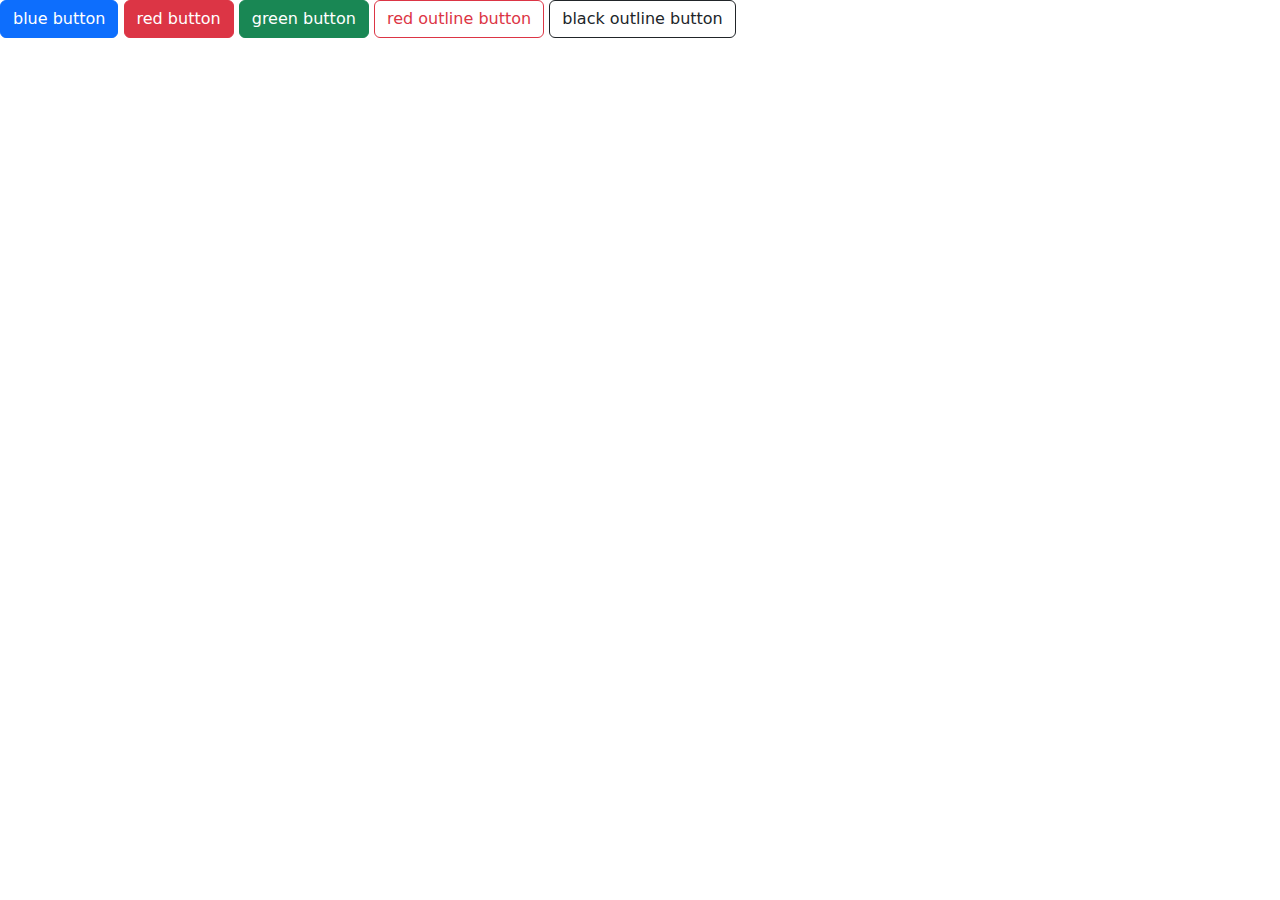
<file: bsbuttons/index.html>
<!DOCTYPE html>
<html lang="en">
<head>
    <meta charset="UTF-8">
    <meta name="viewport" content="width=device-width, initial-scale=1.0">
    <title>Document</title>
    <link href="https://cdn.jsdelivr.net/npm/bootstrap@5.3.3/dist/css/bootstrap.min.css" rel="stylesheet" integrity="sha384-QWTKZyjpPEjISv5WaRU9OFeRpok6YctnYmDr5pNlyT2bRjXh0JMhjY6hW+ALEwIH" crossorigin="anonymous">
    
    
</head>
<body>
    <button class=" btn btn-primary">blue button</button>
    <button class="btn btn-danger">red button</button>
    <button class="btn btn-success">green button</button>
    <button class="btn btn-outline-danger">red outline button</button>
    <button class="btn btn-outline-dark">black outline button</button>
    <!--primary blur-->
    <!--danger red-->
    <!--success green-->
    <!--warning yellow-->
    <!--info cyan-->
    
</body>
</html>
</file>
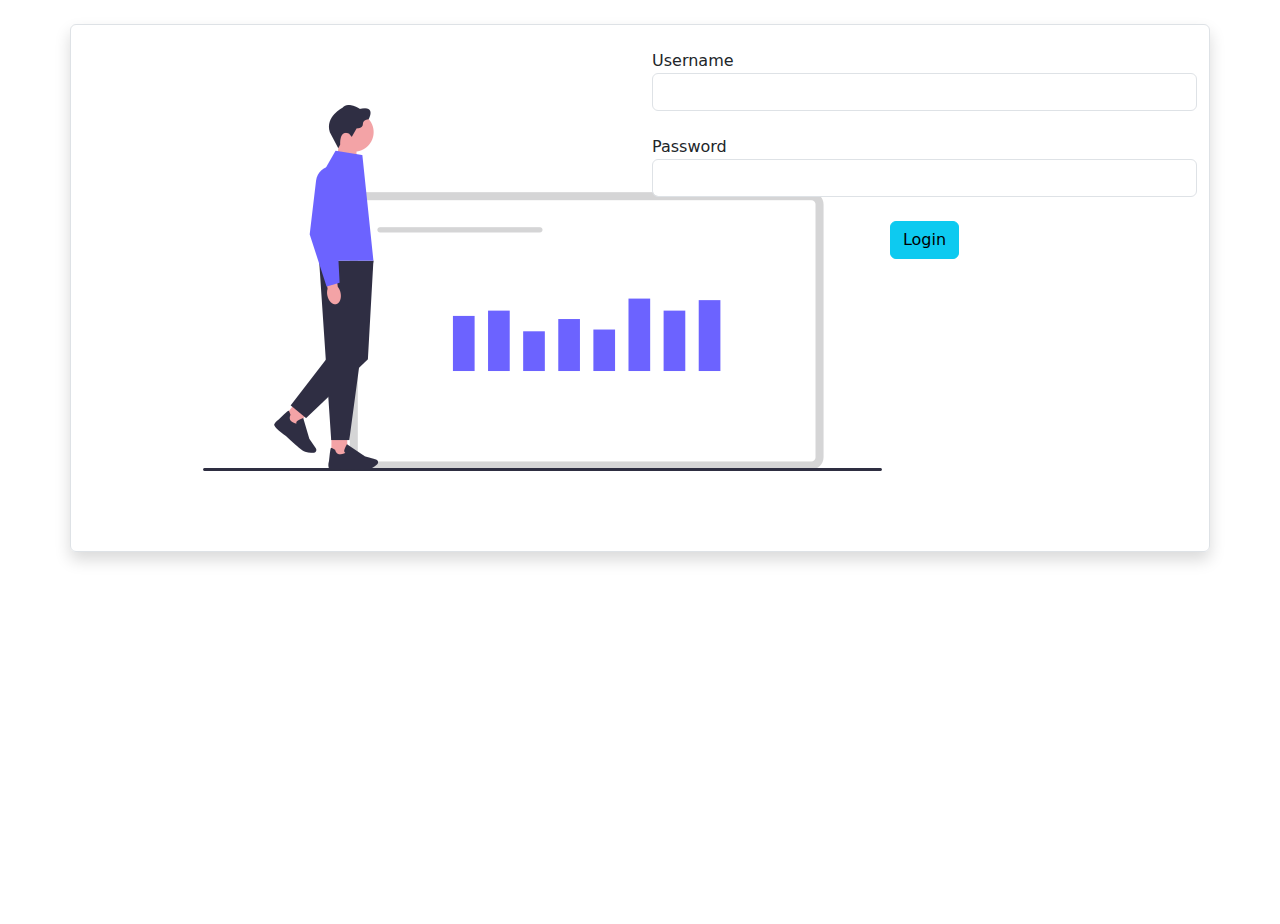
<file: bslogin/index.html>
<!DOCTYPE html>
<html lang="en">
<head>
    <meta charset="UTF-8">
    <meta name="viewport" content="width=device-width, initial-scale=1.0">
    <title>Document</title>
    <link href="https://cdn.jsdelivr.net/npm/bootstrap@5.3.3/dist/css/bootstrap.min.css" rel="stylesheet" integrity="sha384-QWTKZyjpPEjISv5WaRU9OFeRpok6YctnYmDr5pNlyT2bRjXh0JMhjY6hW+ALEwIH" crossorigin="anonymous">
</head>
<body style="height:100vh;">
    <div class="container">
        <div class="row border rounded shadow mt-4">
            <div class="col-6">
                <img src="undraw_undraw_undraw_undraw_undraw_undraw_undraw_undraw_users_per_minute_1e4q_t22j_-1-_0ngf_-1-_27dv_30ul_legv_-1-_il1l_(2)_0jip.png" alt="">
            </div>
            <div class="col-6">
                <form action="" class="mt-4">
                    <div class="mb-4">
                        <label for="">Username</label>
                        <input type="text" class="form-control">
                    </div>
                    <div class="mb-4">
                        <label for="">Password</label>
                        <input type="text" class="form-control">
                    </div>
                    <div class="text-center">
                        <button type="submit" class="btn btn-info">Login</button>
                    </div>
                </form>
            </div>
        </div>
    </div>
    
</body>
</html>
</file>
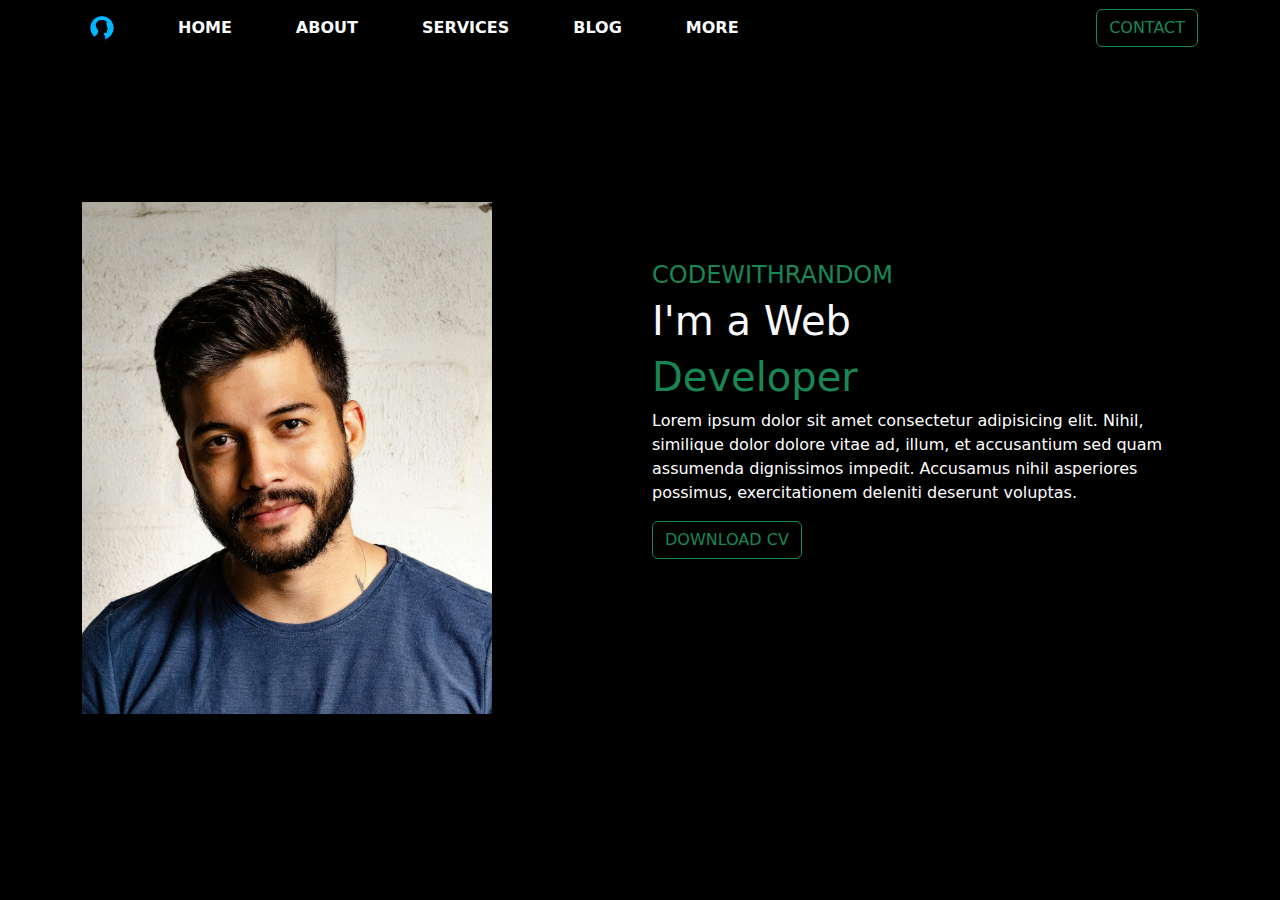
<file: homewrk3/index.html>
<!DOCTYPE html>
<html lang="en">
<head>
    <meta charset="UTF-8">
    <meta name="viewport" content="width=device-width, initial-scale=1.0">
    <title>Document</title>
    <link href="https://cdn.jsdelivr.net/npm/bootstrap@5.3.3/dist/css/bootstrap.min.css" rel="stylesheet" integrity="sha384-QWTKZyjpPEjISv5WaRU9OFeRpok6YctnYmDr5pNlyT2bRjXh0JMhjY6hW+ALEwIH" crossorigin="anonymous">
    <script src="https://cdn.jsdelivr.net/npm/bootstrap@5.3.3/dist/js/bootstrap.bundle.min.js" integrity="sha384-YvpcrYf0tY3lHB60NNkmXc5s9fDVZLESaAA55NDzOxhy9GkcIdslK1eN7N6jIeHz" crossorigin="anonymous"></script>
    <link rel="stylesheet" href="https://cdnjs.cloudflare.com/ajax/libs/font-awesome/6.7.1/css/all.min.css" integrity="sha512-5Hs3dF2AEPkpNAR7UiOHba+lRSJNeM2ECkwxUIxC1Q/FLycGTbNapWXB4tP889k5T5Ju8fs4b1P5z/iB4nMfSQ==" crossorigin="anonymous" referrerpolicy="no-referrer" />
    <link rel="stylesheet" href="./style.css">
</head>
<body>

    <nav class="navbar navbar-expand bg-dark ">
        <div class="container">
        
            <img src="./image/logo.png" alt="" alt="Logo" width="40" height="40" class="d-inline-block align-text-top me-5">
          
          <button class="navbar-toggler" type="button" data-bs-toggle="collapse" data-bs-target="#navbarSupportedContent" aria-controls="navbarSupportedContent" aria-expanded="false" aria-label="Toggle navigation">
            <span class="navbar-toggler-icon "></span>
          </button>
          <div class="collapse navbar-collapse" id="navbarSupportedContent">
            <ul class="navbar-nav me-auto mb-2 mb-lg-0">
              <li class="nav-item ">
                <a class="nav-link active text-light me-5" aria-current="page" href="#">HOME</a>
              </li>
              <li class="nav-item">
                <a class="nav-link text-light me-5" href="#">ABOUT</a>
              </li>
              <li class="nav-item ">
                <a class="nav-link active text-light me-5" aria-current="page" href="#">SERVICES</a>
              </li>
              
              
              <li class="nav-item ">
                <a class="nav-link disabled text-light me-5" aria-disabled="true">BLOG</a>
              </li>

              <li class="nav-item ">
                <a class="nav-link disabled text-light me-5" aria-disabled="true">MORE</a>
              </li>
            </ul>
            <form class="d-flex" role="search">
              <button class="btn btn-outline-success" type="submit">CONTACT</button>
            </form>
          </div>

          
        </div>
      </nav>
      <div class="container mt-5">
        <div class="row align-items-center">
          
          <div class="col-md-6 text-left image-container mt-5">
            <img 
              src="./image/pexels-italo-melo-881954-2379005.jpg" 
              alt="A descriptive text for the image" 
              class="img-fluid w-75 mt-5 "
            >
          </div>
          
          
          <div class="col-md-6 text-container">
            <h4 class="text-success">CODEWITHRANDOM</h4>
            <h1 class="text-light">I'm a Web</h1>
            <h1 class="text-success"> Developer</h1>
            <p>Lorem ipsum dolor sit amet consectetur adipisicing elit. Nihil, similique dolor dolore vitae ad, illum, et accusantium sed quam assumenda dignissimos impedit. Accusamus nihil asperiores possimus, exercitationem deleniti deserunt voluptas.</p>
            <div>
              <button class="btn btn-outline-success" >DOWNLOAD CV</button>
            </div>
          </div>
        </div>
      </div>
    
     
    

      
      
    
</body>
</html>
</file>
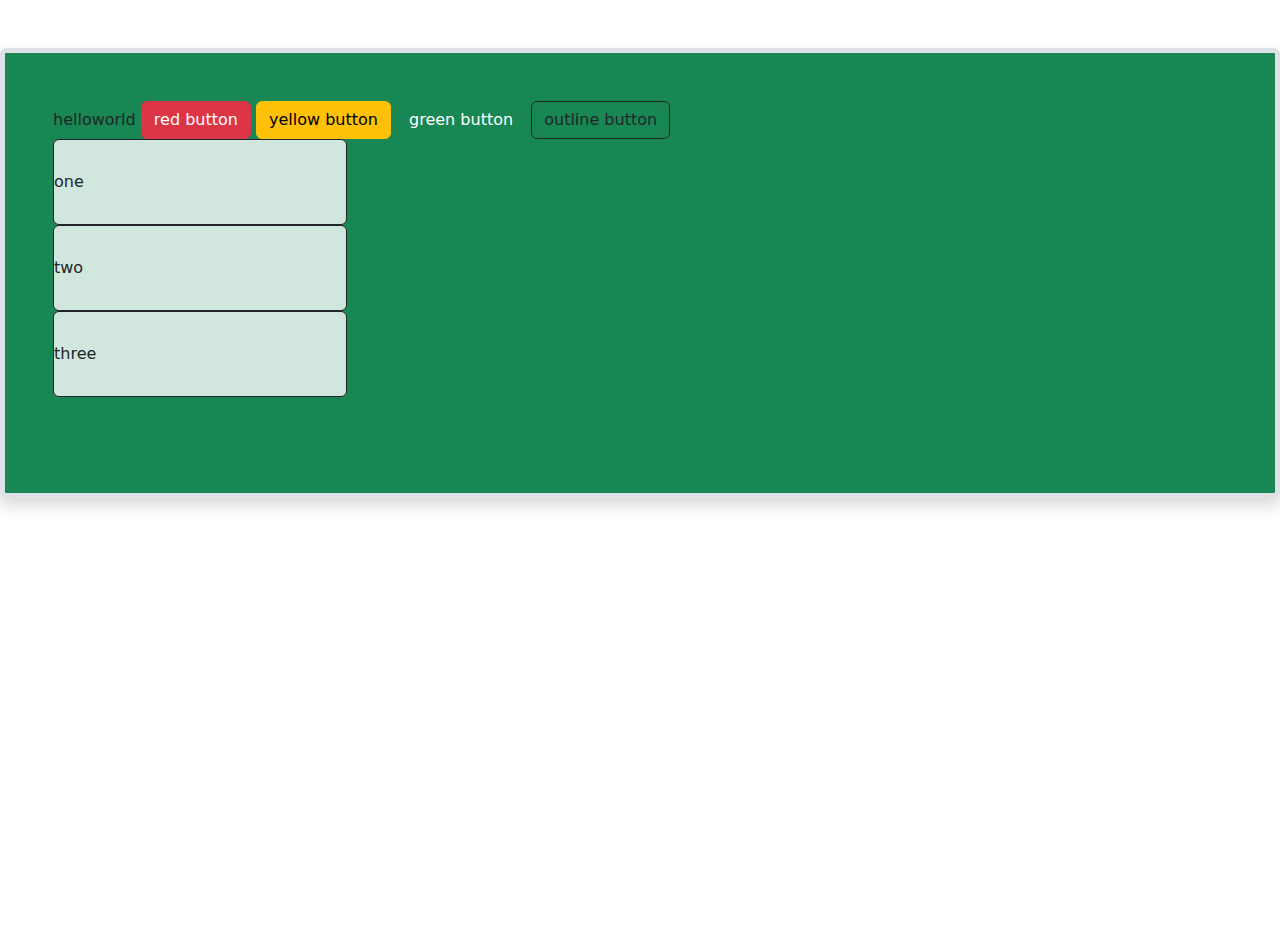
<file: task/index.html>
<!DOCTYPE html>
<html lang="en">
<head>
    <meta charset="UTF-8">
    <meta name="viewport" content="width=device-width, initial-scale=1.0">
    <title>Document</title>
    <link href="https://cdn.jsdelivr.net/npm/bootstrap@5.3.3/dist/css/bootstrap.min.css" rel="stylesheet" integrity="sha384-QWTKZyjpPEjISv5WaRU9OFeRpok6YctnYmDr5pNlyT2bRjXh0JMhjY6hW+ALEwIH" crossorigin="anonymous">
</head>
<body style="height:100vh;" >
    <div class="Container border p-5   border-5 mt-5 rounded shadow h-50 bg-success d-flez justify-content-evently align-items-center">
        helloworld
        <button class="btn btn-danger ">red button</button>
        <button class="btn btn-warning">yellow button</button>
        <button class="btn btn-success">green button</button>
        <button class=" btn btn-outline-dark">outline button</button>
        <div class="border rounded w-25 h-25 bg-success-subtle  border-dark d-flex justify-content-evently align-items-center">one</div>
        <div class="border rounded w-25 h-25 bg-success-subtle border-dark d-flex justify-content-evently align-items-center">two</div>
        <div class="border rounded w-25 h-25 bg-success-subtle border-dark d-flex  justify-content-evently align-items-center">three</div>
      <!--  <p class="text-start">Start button</p>-->

    </div>
    
</body>
</html>
</file>
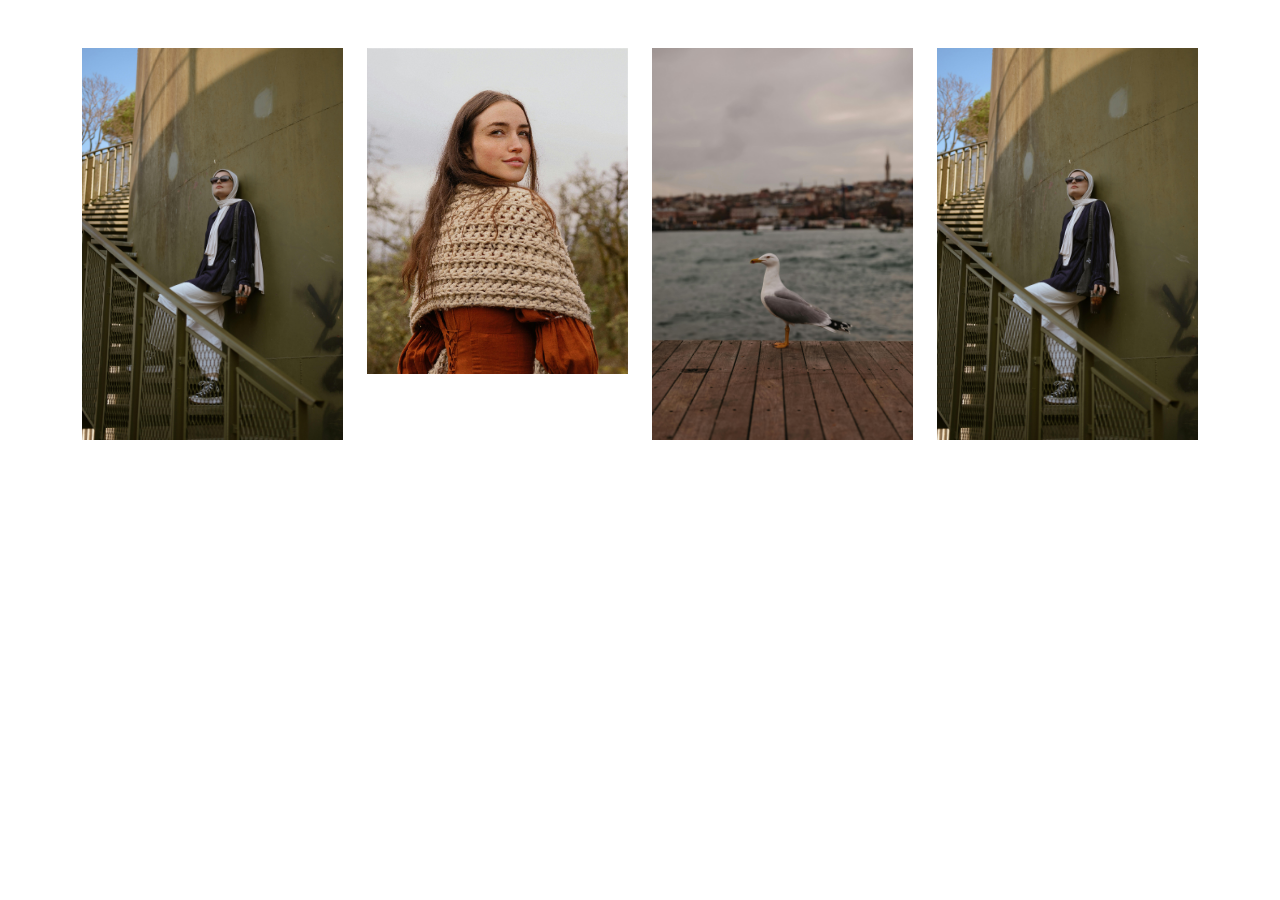
<file: bdresponsive/responsive.html>
<!DOCTYPE html>
<html lang="en">
<head>
    <meta charset="UTF-8">
    <meta name="viewport" content="width=device-width, initial-scale=1.0">
    <title>Document</title>
    <link href="https://cdn.jsdelivr.net/npm/bootstrap@5.3.3/dist/css/bootstrap.min.css" rel="stylesheet" integrity="sha384-QWTKZyjpPEjISv5WaRU9OFeRpok6YctnYmDr5pNlyT2bRjXh0JMhjY6hW+ALEwIH" crossorigin="anonymous">

</head>
<body>
    <div class="container mt-5">
        <div class="row">
            <div class="col-sm-12 col-md-6 col-lg-3 mt-lg-0 mt-md-2 mt-sm-2">
                <img class="w-100" src="./images/pexels-kubrakuzu-27364064.jpg" alt="">
            </div>
            <div class="col-sm-12 col-md-6 col-lg-3 mt-lg-0 mt-md-2 mt-sm-2">
                <img class="w-100" src="./images/pexels-lance-reis-255748881-15953861.jpg" alt="">
            </div>
            <div class="col-sm-12 col-md-6 col-lg-3 mt-lg-0 mt-md-2 mt-sm-2">
                <img class="w-100" src="./images/pexels-tugce-aslan-84747545-14703117.jpg" alt="">
            </div>
            <div class="col-sm-12 col-md-6 col-lg-3 mt-lg-0 mt-md-2 mt-sm-2">
                <img class="w-100" src="./images/pexels-kubrakuzu-27364064.jpg" alt="">

               
            </div>
        </div>
    </div>
</body>
</html>
</file>
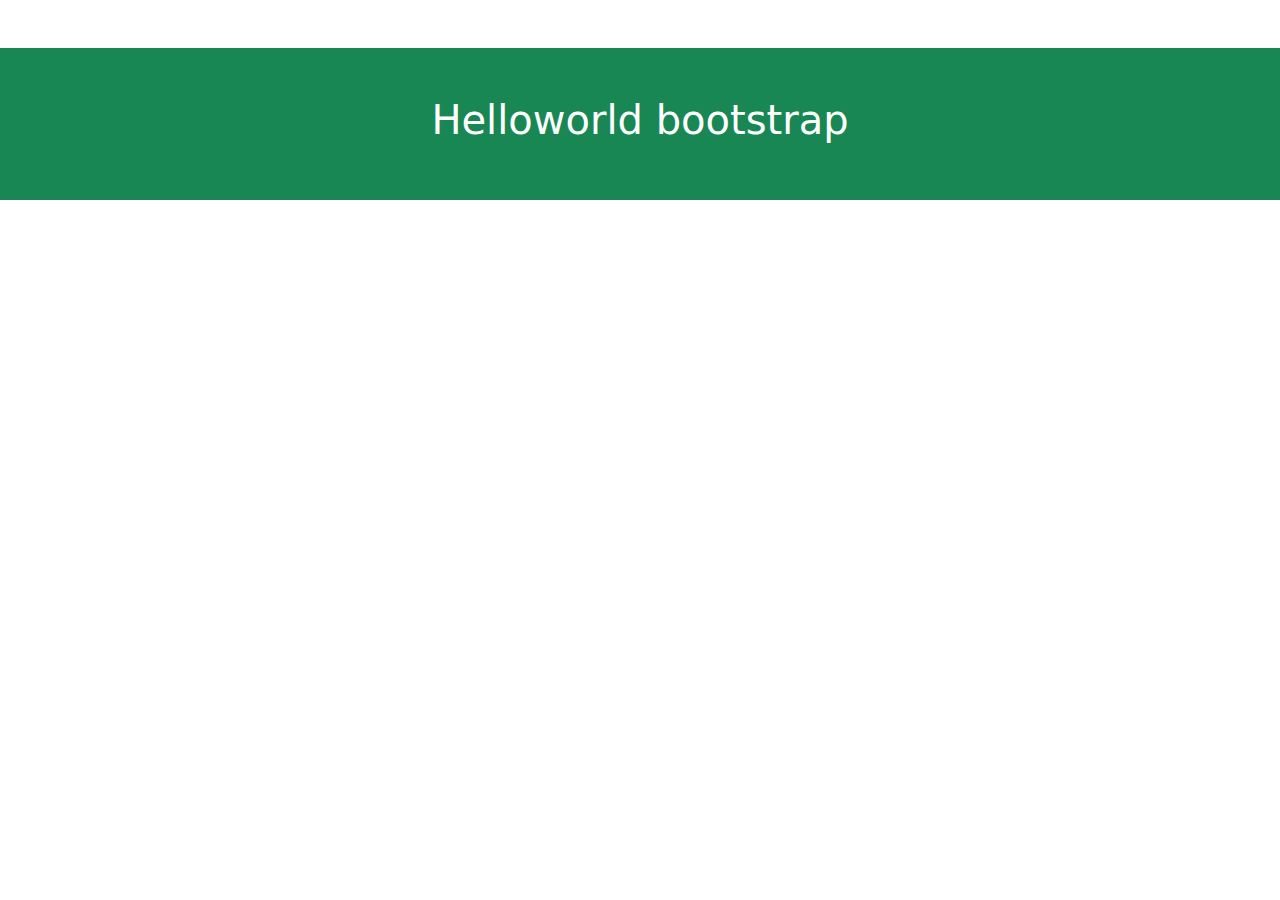
<file: bsbuttons/helloworld.html>
<!DOCTYPE html>
<html lang="en">
<head>
    <meta charset="UTF-8">
    <meta name="viewport" content="width=device-width, initial-scale=1.0">
    <title>Document</title>
    <link href="https://cdn.jsdelivr.net/npm/bootstrap@5.3.3/dist/css/bootstrap.min.css" rel="stylesheet" integrity="sha384-QWTKZyjpPEjISv5WaRU9OFeRpok6YctnYmDr5pNlyT2bRjXh0JMhjY6hW+ALEwIH" crossorigin="anonymous">
</head>
<body>
    <div class="Container bg-success text-white p-5 mt-5">
        <!--mt[0,1,2,3,4,5]-->
        <h1 class="text-center">Helloworld bootstrap</h1>

    </div>
    
</body>
</html>
</file>
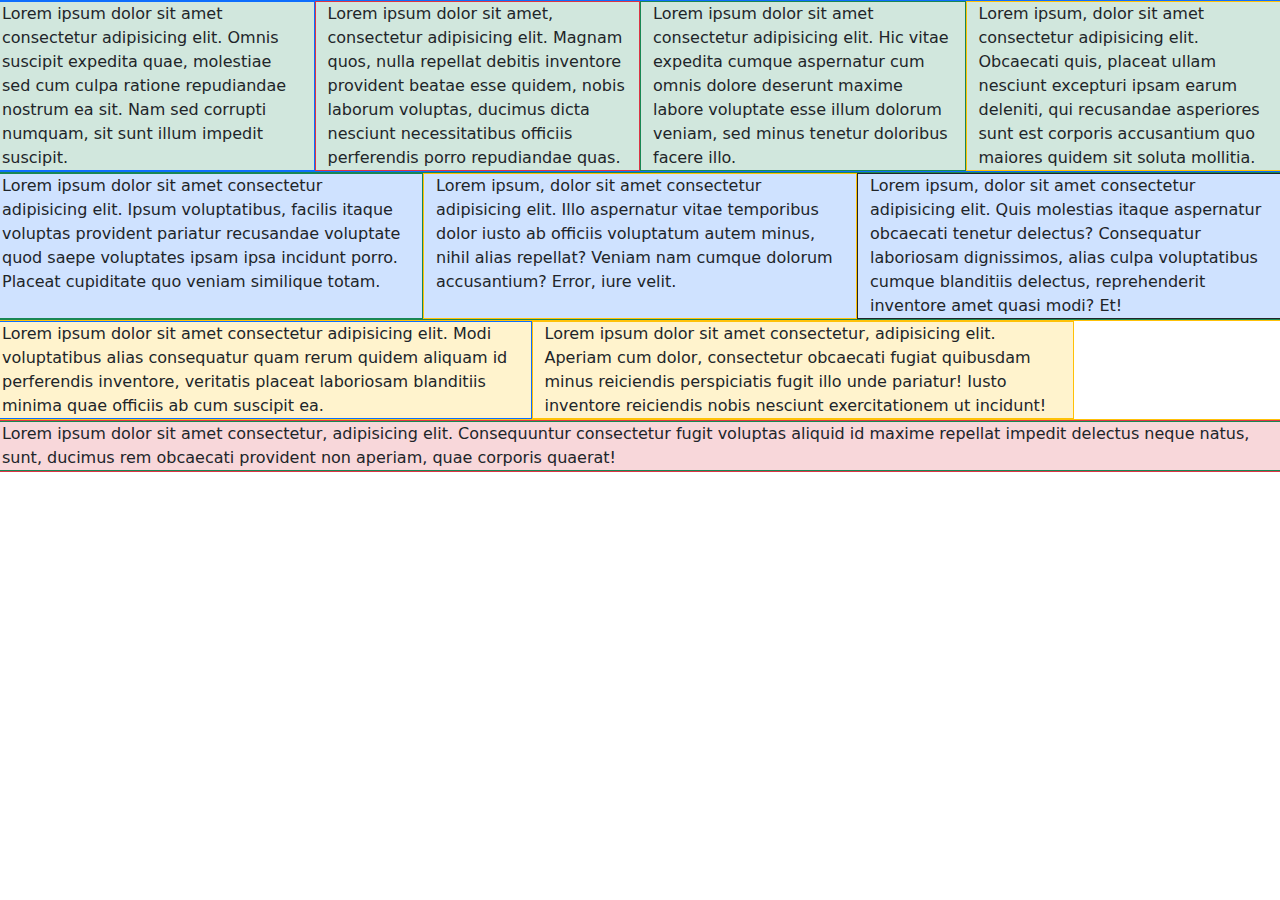
<file: bsgrid.html/grid.html>
<!DOCTYPE html>
<html lang="en">
<head>
    <meta charset="UTF-8">
    <meta name="viewport" content="width=device-width, initial-scale=1.0">
    <title>Document</title>
    <link href="https://cdn.jsdelivr.net/npm/bootstrap@5.3.3/dist/css/bootstrap.min.css" rel="stylesheet" integrity="sha384-QWTKZyjpPEjISv5WaRU9OFeRpok6YctnYmDr5pNlyT2bRjXh0JMhjY6hW+ALEwIH" crossorigin="anonymous">
</head>
<body>
    <div class="Container">
        <div class="row border border-primary ">
            <div class="col-3 border border-primary bg-success-subtle">
                Lorem ipsum dolor sit amet consectetur adipisicing elit. Omnis suscipit expedita quae, molestiae sed cum culpa ratione repudiandae nostrum ea sit. Nam sed corrupti numquam, sit sunt illum impedit suscipit.
            </div>
            <div class="col-3 border border-danger  bg-success-subtle">Lorem ipsum dolor sit amet, consectetur adipisicing elit. Magnam quos, nulla repellat debitis inventore provident beatae esse quidem, nobis laborum voluptas, ducimus dicta nesciunt necessitatibus officiis perferendis porro repudiandae quas.</div>
            <div class="col-3 border border-success  bg-success-subtle">Lorem ipsum dolor sit amet consectetur adipisicing elit. Hic vitae expedita cumque aspernatur cum omnis dolore deserunt maxime labore voluptate esse illum dolorum veniam, sed minus tenetur doloribus facere illo.</div>
            <div class="col-3 border border-warning  bg-success-subtle">Lorem ipsum, dolor sit amet consectetur adipisicing elit. Obcaecati quis, placeat ullam nesciunt excepturi ipsam earum deleniti, qui recusandae asperiores sunt est corporis accusantium quo maiores quidem sit soluta mollitia.</div>
        </div>

        <div class="row border  border-success">
            <div class="col-4 border border-success bg-primary-subtle">Lorem ipsum dolor sit amet consectetur adipisicing elit. Ipsum voluptatibus, facilis itaque voluptas provident pariatur recusandae voluptate quod saepe voluptates ipsam ipsa incidunt porro. Placeat cupiditate quo veniam similique totam.</div>
            <div class="col-4 border border-warning bg-primary-subtle">Lorem ipsum, dolor sit amet consectetur adipisicing elit. Illo aspernatur vitae temporibus dolor iusto ab officiis voluptatum autem minus, nihil alias repellat? Veniam nam cumque dolorum accusantium? Error, iure velit.</div>
            <div class="col-4 border border-dark bg-primary-subtle">Lorem ipsum, dolor sit amet consectetur adipisicing elit. Quis molestias itaque aspernatur obcaecati tenetur delectus? Consequatur laboriosam dignissimos, alias culpa voluptatibus cumque blanditiis delectus, reprehenderit inventore amet quasi modi? Et!</div>
        </div>
        <div class="row border  border-warning ">
            <div class="col-5 border border-primary bg-warning-subtle">Lorem ipsum dolor sit amet consectetur adipisicing elit. Modi voluptatibus alias consequatur quam rerum quidem aliquam id perferendis inventore, veritatis placeat laboriosam blanditiis minima quae officiis ab cum suscipit ea.</div>
            <div class="col-5 border border-warning bg-warning-subtle">Lorem ipsum dolor sit amet consectetur, adipisicing elit. Aperiam cum dolor, consectetur obcaecati fugiat quibusdam minus reiciendis perspiciatis fugit illo unde pariatur! Iusto inventore reiciendis nobis nesciunt exercitationem ut incidunt!</div>
        </div>
        <div class="row border border-danger">
            <div class="col border border-success bg-danger-subtle">Lorem ipsum dolor sit amet consectetur, adipisicing elit. Consequuntur consectetur fugit voluptas aliquid id maxime repellat impedit delectus neque natus, sunt, ducimus rem obcaecati provident non aperiam, quae corporis quaerat!</div>
        </div>

    </div>
    
</body>
</html>
</file>
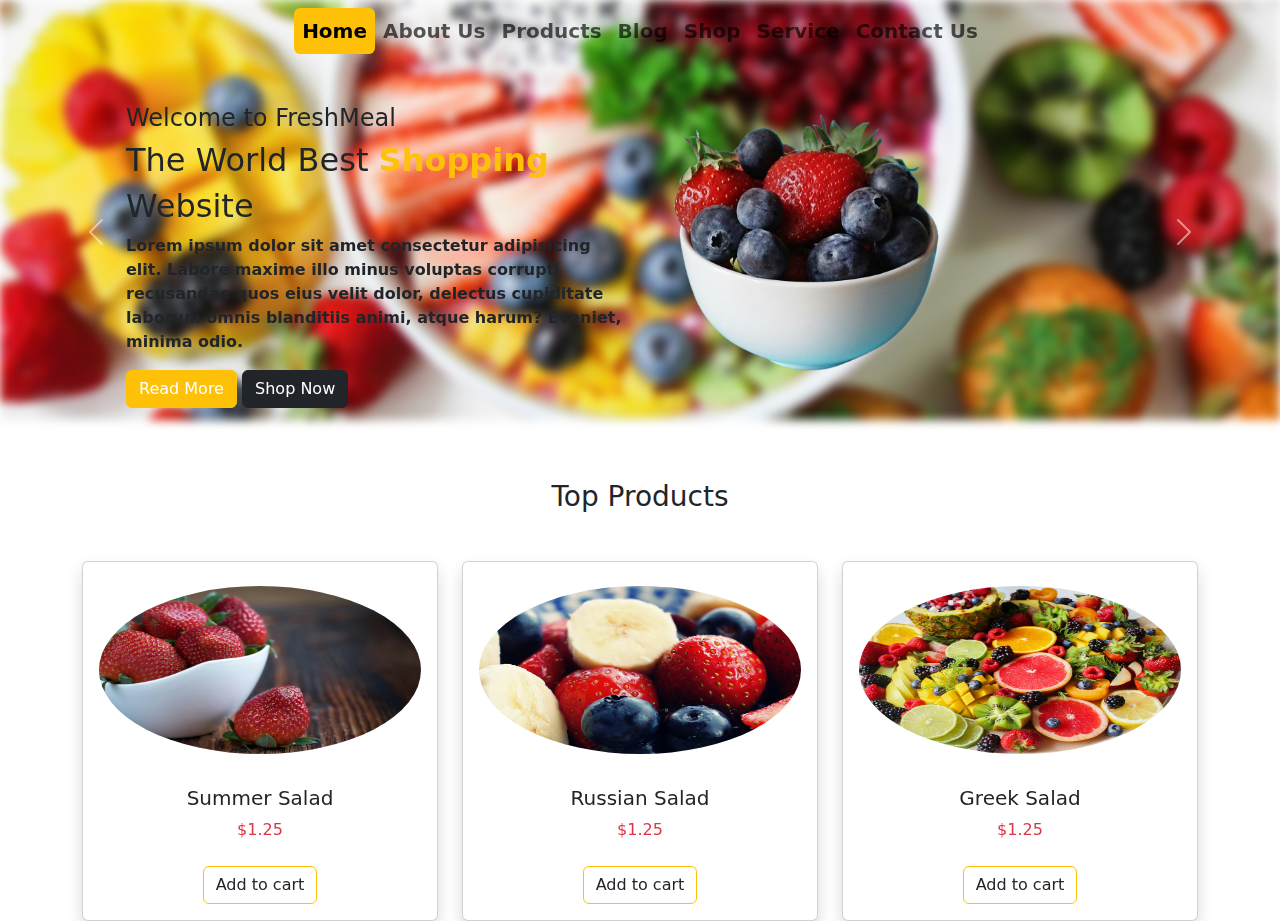
<file: homewrk/index2.html>
<!DOCTYPE html>
<html lang="en">
<head>
    <meta charset="UTF-8">
    <meta name="viewport" content="width=device-width, initial-scale=1.0">
    <title>Document</title>
    <link rel="stylesheet" href="https://cdnjs.cloudflare.com/ajax/libs/font-awesome/6.7.1/css/all.min.css" integrity="sha512-5Hs3dF2AEPkpNAR7UiOHba+lRSJNeM2ECkwxUIxC1Q/FLycGTbNapWXB4tP889k5T5Ju8fs4b1P5z/iB4nMfSQ==" crossorigin="anonymous" referrerpolicy="no-referrer" />
    <link href="https://cdn.jsdelivr.net/npm/bootstrap@5.3.3/dist/css/bootstrap.min.css" rel="stylesheet" integrity="sha384-QWTKZyjpPEjISv5WaRU9OFeRpok6YctnYmDr5pNlyT2bRjXh0JMhjY6hW+ALEwIH" crossorigin="anonymous">
    <script src="https://cdn.jsdelivr.net/npm/bootstrap@5.3.3/dist/js/bootstrap.bundle.min.js" integrity="sha384-YvpcrYf0tY3lHB60NNkmXc5s9fDVZLESaAA55NDzOxhy9GkcIdslK1eN7N6jIeHz" crossorigin="anonymous"></script>
    <link href="https://unpkg.com/aos@2.3.1/dist/aos.css" rel="stylesheet">
    <script src="https://unpkg.com/aos@2.3.1/dist/aos.js"></script>
</head>
<style>
    .carousel-item img{
        height: 420px;
        object-fit: cover;
        filter: blur(5px);
    }
    .card img{
        height: 200px;
    }
    .container-image img{
        height:300px;
        width:400px;
    }
    
</style>
<body>
    <nav class="navbar navbar-expand-lg position-absolute fixed-top">
        <div class="container">
    <!-- <a class="navbar-brand fw-bold" href="#">LOGO HERE</a> -->
        <button class="navbar-toggler" type="button" data-bs-toggle="collapse" data-bs-target="#navbarSupportedContent" aria-controls="navbarSupportedContent" aria-expanded="false" aria-label="Toggle navigation">
            <span class="navbar-toggler-icon"></span>
        </button>
        <div class="collapse navbar-collapse" id="navbarSupportedContent">
            <ul class="navbar-nav mx-auto mb-2 mb-lg-0">
            <li class="nav-item">
                <a class="nav-link btn btn-outline-warning active  fs-5 fw-bold" aria-current="page" href="#">Home</a>
            </li>
            <li class="nav-item">
                <a class="nav-link btn btn-outline-warning fs-5 fw-bold" href="#">About Us</a>
            </li>
            <li class="nav-item">
                <a class="nav-link btn btn-outline-warning fs-5 fw-bold" href="#">Products</a>
            </li>
            <li class="nav-item">
                <a class="nav-link btn btn-outline-warning fs-5 fw-bold" href="#">Blog</a>
            </li>
            <li class="nav-item">
                <a class="nav-link btn btn-outline-warning fs-5 fw-bold" href="#">Shop</a>
            </li>
            <li class="nav-item">
                <a class="nav-link btn btn-outline-warning fs-5 fw-bold" href="#">Service</a>
            </li>
            <li class="nav-item">
                <a class="nav-link btn btn-outline-warning fs-5 fw-bold" href="#">Contact Us</a>
            </li>
            </ul>
        </div>
        </div>
    </nav>
    <div id="carouselExample" class="carousel slide">
        <div class="carousel-inner">
        <div class="carousel-item active">
            <img src="./images/pexels-janetrangdoan-1092730.jpg" class="d-block w-100" alt="...">
        </div>
        <div class="carousel-item">
            <img src="./images/pexels-janetrangdoan-1132047.jpg" class="d-block w-100" alt="...">
        </div>
        <div class="carousel-item">
            <img src="./images/pexels-pixabay-89778.jpg" class="d-block w-100" alt="...">
        </div>
        <div class=" carousel container p-5 mt-5">
            <div class="row p-2">
                <div class="col-6">
                    <h4>Welcome to FreshMeal</h4>
                    <h2>The World Best <strong class="text-warning">Shopping</strong></h2>
                    <h2>Website</h2>
                    <p class="fw-bold">Lorem ipsum dolor sit amet consectetur adipisicing elit. Labore maxime illo minus voluptas corrupti recusandae quos eius velit dolor, delectus cupiditate laborum omnis blanditiis animi, atque harum? Eveniet, minima odio.</p>
                    <button class=" btn text-white btn-warning">Read More</button>
                    <button class="btn btn-dark">Shop Now</button>
                </div>
                <div class="container-image bg-transparent text-body col-6">
                    <img src="./images/pexels-suzyhazelwood-1120575-removebg-preview.png" alt="">
                </div>
            </div>
        </div>
        </div>
        
        <button class="carousel-control-prev" type="button" data-bs-target="#carouselExample" data-bs-slide="prev">
        <span class="carousel-control-prev-icon" aria-hidden="true"></span>
        <span class="visually-hidden">Previous</span>
        </button>
        <button class="carousel-control-next" type="button" data-bs-target="#carouselExample" data-bs-slide="next">
        <span class="carousel-control-next-icon" aria-hidden="true"></span>
        <span class="visually-hidden">Next</span>
        </button>
    </div>
    <div class="container mt-3">
        <h3 class="text-center mb-5">Top Products</h3>
        <div data-aos="flip-left" data-aos-duration="3000" class="row">
            <div class="col-4"><div class="card shadow" style="width: 100%;">
                <img src="./images/pexels-pixabay-89778.jpg" class="card-img-top p-3 rounded-circle mt-2" alt="...">
                <div class="card-body text-center">
                    <h5 class="card-title text-center">Summer Salad</h5>
                    <p class="text-danger text-center">$1.25</p>
                    <i class="fa-solid fa-star " style="color: #FFD43B;"></i>
                    <i class="fa-solid fa-star" style="color: #FFD43B;"></i>
                    <i class="fa-solid fa-star" style="color: #FFD43B;"></i>
                    <!-- <p class="card-text">Some quick example text to build on the card title and make up the bulk of the card's content.</p> -->
                    <div class="text-center">
                        <a href="#" class="btn btn-outline-warning text-dark mt-2">
                            <i class="fa-solid fa-cart-shopping" style="color: #f4f5f5;"></i>
                            Add to cart</a>
                    </div>
                </div>
            </div>
        </div>
            <div class="col-4"><div class="card shadow" style="width: 100%;">
                <img src="./images/pexels-suzyhazelwood-1120581.jpg" class="card-img-top rounded-circle p-3 mt-2" alt="...">
                <div class="card-body text-center">
                    <h5 class="card-title text-center">Russian Salad</h5>
                    <!-- <p class="card-text">Some quick example text to build on the card title and make up the bulk of the card's content.</p> -->
                    <p class="text-danger text-center">$1.25</p>
                    <i class="fa-solid fa-star " style="color: #FFD43B;"></i>
                    <i class="fa-solid fa-star" style="color: #FFD43B;"></i>
                    <i class="fa-solid fa-star" style="color: #FFD43B;"></i>
                    <div class="text-center">
                        <a href="#" class="btn btn-outline-warning text-dark mt-2">
                            <i class="fa-solid fa-cart-shopping" style="color: #d8ba12;"></i>
                            Add to cart
                        </a>
                    </div>
                </div>
            </div>
        </div>
            <div class="col-4"><div class="card shadow" style="width: 100%;">
                <img src="./images/pexels-janetrangdoan-1132047.jpg" class="card-img-top rounded-circle p-3 mt-2" alt="...">
                <div class="card-body text-center">
                    <h5 class="card-title text-center">Greek Salad</h5>
                    <p class="text-danger text-center">$1.25</p>
                    <i class="fa-solid fa-star " style="color: #FFD43B;"></i>
                    <i class="fa-solid fa-star" style="color: #FFD43B;"></i>
                    <i class="fa-solid fa-star" style="color: #FFD43B;"></i>
                    <!-- <p class="card-text">Some quick example text to build on the card title and make up the bulk of the card's content.</p> -->
                    <div class="text-center">
                        <a href="#" class="btn btn-outline-warning text-dark mt-2">
                            <i class="fa-solid fa-cart-shopping" style="color: #f4f5f5;"></i>
                            Add to cart</a>
                    </div>
                </div>
            </div>
        </div>
        </div>
    </div>
</body>
<script>
    AOS.init();
</script>
</html>
</file>
<file: homewrk3/style.css>
.navbar.bg-dark {
    background-color: #000000 !important; 
    border-bottom: 2px solid #000000;
}
.navbar .nav-link {
    font-weight: bold; 
}
body {
    background-color: #000; 
    color: #fff; 
}
</file>
